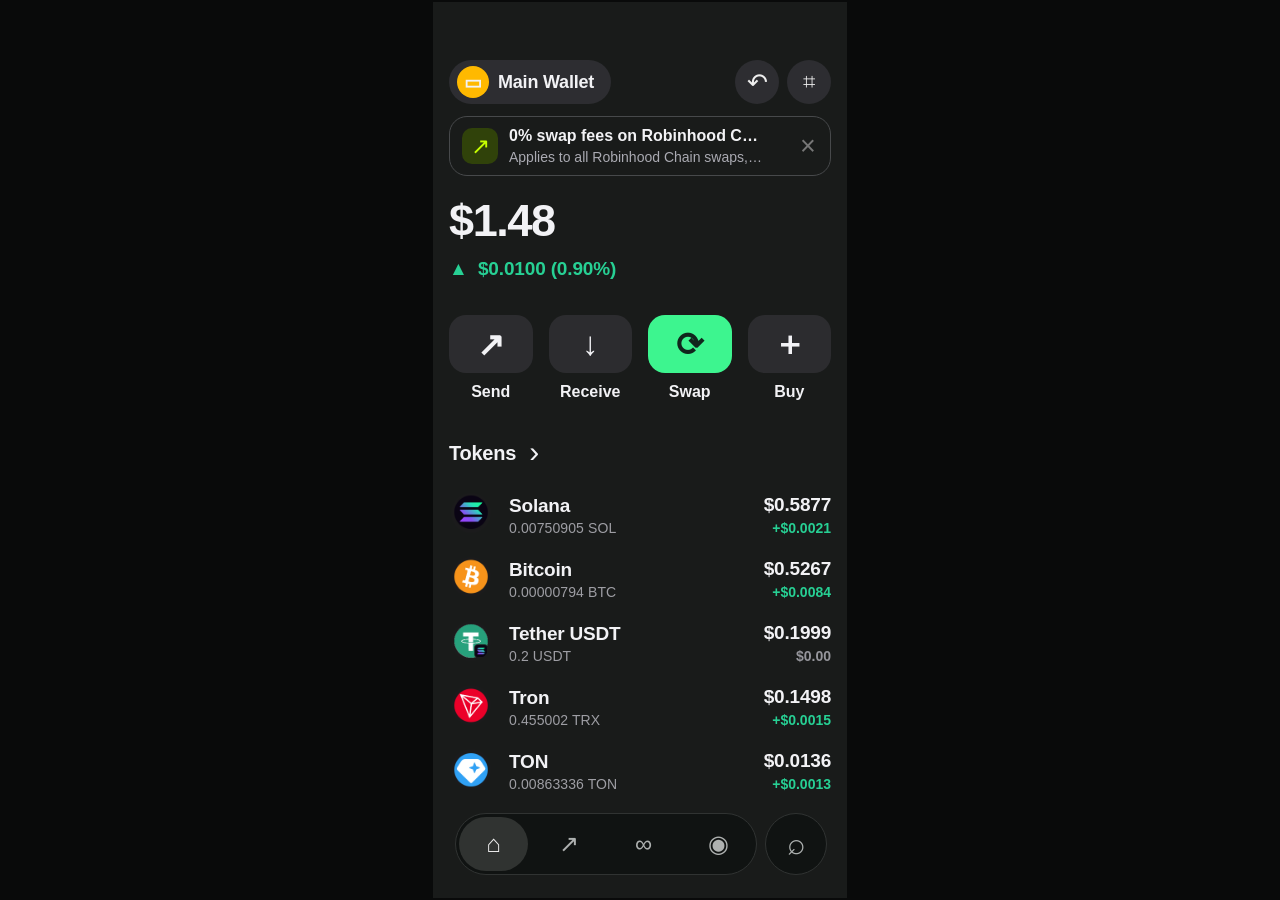
<file: index.html.html>
<!doctype html>
<html lang="en">
<head>
  <meta charset="utf-8">
  <meta name="viewport" content="width=device-width,initial-scale=1,viewport-fit=cover,user-scalable=no">
  <meta name="theme-color" content="#191b1a">
  <meta name="apple-mobile-web-app-capable" content="yes">
  <meta name="apple-mobile-web-app-status-bar-style" content="black-translucent">
  <meta name="application-name" content="Trust">
  <meta name="apple-mobile-web-app-title" content="Trust">
  <link rel="apple-touch-icon" sizes="180x180" href="./apple-touch-icon.png">
  <link rel="icon" type="image/png" sizes="180x180" href="./apple-touch-icon.png">
  <title>Main Wallet</title>

  <style>
:root{color-scheme:dark;--bg:#191b1a;--card:#2b2b2e;--text:#f2f2f5;--muted:#9b9ba1;--green:#27d094;--bright:#39f58c}
*{box-sizing:border-box;-webkit-tap-highlight-color:transparent}html,body{margin:0;min-height:100%;background:#090a0a;overflow:hidden}body{font-family:-apple-system,BlinkMacSystemFont,"SF Pro Display","Segoe UI",sans-serif;display:grid;place-items:center;color:var(--text)}button,input{font:inherit}.stage{width:100vw;height:100dvh;display:grid;place-items:center;overflow:hidden}.phone{position:relative;width:min(100vw,414px);height:min(100dvh,896px);background:var(--bg);overflow:hidden;padding:58px 16px 90px}.topbar{display:grid;grid-template-columns:1fr 44px 44px;gap:8px;align-items:center}.wallet-pill{height:44px;justify-self:start;border:0;border-radius:25px;background:#2d2d31;color:var(--text);display:flex;align-items:center;gap:9px;padding:0 17px 0 8px;font-weight:600;font-size:18px;letter-spacing:-.2px}.wallet-icon{width:32px;height:32px;border-radius:50%;background:#ffb900;display:grid;place-items:center;font-size:19px}.round{height:44px;border:0;border-radius:50%;background:#2d2d31;color:#eee;font-size:25px}.scan{font-size:22px}.promo{height:60px;margin-top:12px;border:1px solid #47494b;border-radius:18px;display:grid;grid-template-columns:38px 1fr 24px;gap:9px;align-items:center;padding:8px 12px}.promo-logo{width:36px;height:36px;border-radius:10px;background:#30420a;color:#c6ff00;display:grid;place-items:center;font-size:23px}.promo div{min-width:0}.promo b,.promo small{display:block;overflow:hidden;white-space:nowrap;text-overflow:ellipsis}.promo b{font-size:16px}.promo small{font-size:14px;color:#aaaab2;margin-top:4px}.promo button{border:0;background:transparent;color:#777;font-size:27px}.balance{padding:22px 0 0}.balance h1{font-size:45px;line-height:1;margin:0;font-weight:600;letter-spacing:-1.4px}.gain{color:var(--green);font-size:19px;font-weight:600;margin-top:15px;letter-spacing:-.15px}.actions{display:grid;grid-template-columns:repeat(4,1fr);gap:16px;margin-top:35px}.actions button{border:0;background:transparent;color:var(--text);font-weight:600;font-size:16px;padding:0}.actions button span{height:58px;border-radius:17px;background:#2c2c2f;display:grid;place-items:center;font-size:33px;margin-bottom:10px}.actions .swap span{background:#3df58f;color:#11261d}.section-title{font-size:20px;font-weight:600;margin-top:34px;margin-bottom:14px;letter-spacing:-.25px}.section-title span{font-size:30px;font-weight:400;vertical-align:-2px;margin-left:8px}.token-list{height:calc(100% - 420px);overflow:auto;scrollbar-width:none;padding-bottom:110px}.token-list::-webkit-scrollbar{display:none}.token{height:64px;display:grid;grid-template-columns:48px 1fr auto;align-items:center;gap:4px}.token-logo{width:40px;height:40px;border-radius:50%;object-fit:cover;cursor:pointer}.token-main{min-width:0;padding-left:8px}.token-name{font-size:19px;font-weight:600;white-space:nowrap;overflow:hidden;text-overflow:ellipsis;letter-spacing:-.2px}.token-amount{font-size:14px;color:#9e9ea4;font-weight:500;margin-top:3px;letter-spacing:.1px}.token-values{text-align:right}.token-usd{font-size:19px;font-weight:600;letter-spacing:-.2px}.token-change{font-size:14px;color:var(--green);font-weight:600;margin-top:4px}.token-change.zero{color:#96969c}.token-change.negative{color:#ff5c65}.bottom-nav{position:absolute;z-index:5;left:22px;right:90px;bottom:23px;height:62px;border:1px solid #303332;background:#101312;border-radius:33px;display:grid;grid-template-columns:repeat(4,1fr);align-items:center}.bottom-nav button{border:0;background:transparent;color:#aeb1b0;font-size:24px}.bottom-nav .active{height:54px;margin:3px;border-radius:28px;background:#303331;color:#eee}.search{position:absolute;z-index:5;right:20px;bottom:23px;width:62px;height:62px;border:1px solid #303332;background:#101312;border-radius:50%;color:#adb1b0;font-size:31px}.home-indicator{display:none}.modal-backdrop{position:fixed;inset:0;z-index:20;background:rgba(0,0,0,.67);display:grid;place-items:end center}.modal-backdrop[hidden]{display:none}.modal{position:relative;width:min(100%,414px);background:#292a2c;border-radius:28px 28px 0 0;padding:24px 22px calc(24px + env(safe-area-inset-bottom));text-align:center}.modal>img{width:64px;height:64px;border-radius:50%;object-fit:cover}.modal h2{margin:12px 0 18px;font-size:24px}.modal-close{position:absolute;right:17px;top:14px;border:0;background:#3b3c3e;color:#ddd;width:34px;height:34px;border-radius:50%;font-size:25px}.tabs{display:grid;grid-template-columns:1fr 1fr;background:#1b1c1d;border-radius:12px;padding:4px;margin-bottom:18px}.tabs button{border:0;border-radius:9px;padding:10px 5px;background:transparent;color:#aaa;font-weight:700}.tabs .selected{background:#424346;color:#fff}.modal label{display:block;text-align:left;color:#b5b5ba;font-weight:650;margin-bottom:8px}.modal input{width:100%;border:1px solid #55565b;border-radius:14px;background:#1d1e20;color:#fff;font-size:28px;padding:14px 16px;outline:none}.modal input:focus{border-color:#42f690}.modal p{min-height:24px;color:#a4a4aa;font-size:17px}.save{width:100%;border:0;border-radius:15px;background:#42f690;color:#102519;font-size:18px;font-weight:700;padding:15px}@media(max-height:760px){.promo{display:none}.balance{padding-top:14px}.actions{margin-top:24px}.section-title{margin-top:24px}.token-list{height:calc(100% - 342px)}}

  </style>
</head>
<body>
<main class="stage">
  <section class="phone" aria-label="Main Wallet">
    <div class="topbar">
      <button class="wallet-pill" type="button"><span class="wallet-icon">▭</span><span>Main Wallet</span></button>
      <button class="round" type="button">↶</button><button class="round scan" type="button">⌗</button>
    </div>
    <div class="promo"><span class="promo-logo">↗</span><div><b>0% swap fees on Robinhood C…</b><small>Applies to all Robinhood Chain swaps,…</small></div><button id="closePromo">×</button></div>

    <section class="balance"><h1 id="totalBalance">$1.48</h1><div class="gain">▲ &nbsp;$0.0100 (0.90%)</div></section>
    <div class="actions"><button><span>↗</span>Send</button><button><span>↓</span>Receive</button><button class="swap"><span>⟳</span>Swap</button><button><span>＋</span>Buy</button></div>

    <div class="section-title">Tokens <span>›</span></div>
    <section id="tokenList" class="token-list" aria-live="polite"></section>

    <nav class="bottom-nav"><button class="active">⌂</button><button>↗</button><button>∞</button><button>◉</button></nav><button class="search">⌕</button>
  </section>
</main>

<div class="modal-backdrop" id="editor" hidden>
  <section class="modal" role="dialog" aria-modal="true" aria-labelledby="editorTitle">
    <button class="modal-close" id="cancelEdit" aria-label="Close">×</button>
    <img id="editorLogo" alt="">
    <h2 id="editorTitle">Edit Solana</h2>
    <div class="tabs"><button id="coinMode" class="selected" type="button">Crypto amount</button><button id="usdMode" type="button">USD value</button></div>
    <label id="amountLabel" for="amountInput">SOL amount</label>
    <input id="amountInput" type="number" inputmode="decimal" min="0" step="any" placeholder="0">
    <p id="conversionPreview">≈ $0.00</p>
    <button class="save" id="saveEdit" type="button">Save</button>
  </section>
</div>

<script>
const fallbackPrices={solana:78.266,bitcoin:66335,tether:0.9995,tron:0.32923,the_open_network:1.575,dai:0.9657,ethereum:2035.71};
const coins=[
{id:'solana',name:'Solana',symbol:'SOL',amount:.00750905,logo:'[data-uri]',change:'+$0.0021'},
{id:'bitcoin',name:'Bitcoin',symbol:'BTC',amount:.00000794,logo:'[data-uri]',change:'+$0.0084'},
{id:'tether',key:'usdt-sol',name:'Tether USDT',symbol:'USDT',amount:.2,logo:'[data-uri]',change:'$0.00'},
{id:'tron',name:'Tron',symbol:'TRX',amount:.455002,logo:'[data-uri]',change:'+$0.0015'},
{id:'the_open_network',key:'ton',name:'TON',symbol:'TON',amount:.00863336,logo:'[data-uri]',change:'+$0.0013'},

{id:'dai',name:'Dai',symbol:'DAI',amount:.00113938,logo:'[data-uri]',change:'+$0.0₅1139'},
{id:'ethereum',key:'ethereum-arb',name:'Ethereum',symbol:'ETH',amount:.00000014,logo:'[data-uri]',change:'+$0.0₅2902'},
{id:'ethereum',key:'ethereum',name:'Ethereum',symbol:'ETH',amount:0,logo:'[data-uri]',change:'$0.00'},
{id:'tether',key:'usdt-eth',name:'Tether USD',symbol:'USDT',amount:0,logo:'[data-uri]',change:'$0.00'}
];
let prices={...fallbackPrices},changes24h={},active=null,mode='coin';
const saved=JSON.parse(localStorage.getItem('walletAmounts')||'{}');coins.forEach((c,i)=>{c.uid=c.key||`${c.id}-${i}`;if(saved[c.uid]!==undefined)c.amount=Number(saved[c.uid])});
const list=document.getElementById('tokenList'),totalEl=document.getElementById('totalBalance'),editor=document.getElementById('editor'),input=document.getElementById('amountInput');
const usd=n=>n<.000001?'$0.00':n<.001?'$'+n.toFixed(6).replace(/0+$/,''):n<1?'$'+n.toFixed(4):'$'+n.toLocaleString('en-US',{minimumFractionDigits:2,maximumFractionDigits:2});
const crypto=n=>n===0?'0':n>=1?n.toLocaleString('en-US',{maximumFractionDigits:8}):n.toFixed(8).replace(/0+$/,'').replace(/\.$/,'');
function value(c){return c.amount*(prices[c.id]||0)}
function changeValue(c){
  const percentage=changes24h[c.id];
  if(!Number.isFinite(percentage))return null;
  return value(c)*(percentage/100);
}
function formatChange(c){
  const amount=changeValue(c);
  if(amount===null)return c.change||'$0.00';
  if(Math.abs(amount)<0.0000005)return '$0.00';
  return (amount>0?'+':'-')+usd(Math.abs(amount));
}
function render(){coins.sort((a,b)=>value(b)-value(a));list.innerHTML='';coins.forEach(c=>{const displayedChange=formatChange(c);const amountChange=changeValue(c);const changeClass=displayedChange==='$0.00'?'zero':amountChange<0?'negative':'';const row=document.createElement('article');row.className='token';row.innerHTML=`<button class="logo-button" aria-label="Edit ${c.name}"><img class="token-logo" src="${c.logo}" alt="${c.name} logo"></button><div class="token-main"><div class="token-name">${c.name}</div><div class="token-amount">${crypto(c.amount)} ${c.symbol}</div></div><div class="token-values"><div class="token-usd">${usd(value(c))}</div><div class="token-change ${changeClass}">${displayedChange}</div></div>`;row.querySelector('button').style.cssText='border:0;background:transparent;padding:0;width:44px;height:44px';row.querySelector('button').addEventListener('click',()=>openEditor(c));list.appendChild(row)});const total=coins.reduce((s,c)=>s+value(c),0);totalEl.textContent=usd(total)}
function openEditor(c){active=c;mode='coin';document.getElementById('editorLogo').src=c.logo;document.getElementById('editorTitle').textContent=`Edit ${c.name}`;input.value=crypto(c.amount);updateMode();editor.hidden=false;setTimeout(()=>input.focus(),80)}
function updateMode(){document.getElementById('coinMode').classList.toggle('selected',mode==='coin');document.getElementById('usdMode').classList.toggle('selected',mode==='usd');document.getElementById('amountLabel').textContent=mode==='coin'?`${active.symbol} amount`:'USD value';input.value=mode==='coin'?crypto(active.amount):value(active).toFixed(2);preview()}
function preview(){if(!active)return;const n=Math.max(0,Number(input.value)||0);document.getElementById('conversionPreview').textContent=mode==='coin'?`≈ ${usd(n*prices[active.id])}`:`≈ ${crypto(n/prices[active.id])} ${active.symbol}`}
function close(){editor.hidden=true;active=null}
document.getElementById('coinMode').addEventListener('click',()=>{mode='coin';updateMode()});document.getElementById('usdMode').addEventListener('click',()=>{mode='usd';updateMode()});input.addEventListener('input',preview);document.getElementById('cancelEdit').addEventListener('click',close);editor.addEventListener('click',e=>{if(e.target===editor)close()});document.getElementById('saveEdit').addEventListener('click',()=>{const n=Math.max(0,Number(input.value)||0);active.amount=mode==='coin'?n:n/prices[active.id];localStorage.setItem('walletAmounts',JSON.stringify(Object.fromEntries(coins.map(c=>[c.uid,c.amount]))));close();render()});input.addEventListener('keydown',e=>{if(e.key==='Enter')document.getElementById('saveEdit').click()});document.getElementById('closePromo').addEventListener('click',e=>e.currentTarget.closest('.promo').remove());
async function refreshPrices(){try{const ids=[...new Set(coins.map(c=>c.id))].join(',');const r=await fetch(`https://api.coingecko.com/api/v3/simple/price?ids=${ids}&vs_currencies=usd&include_24hr_change=true`,{cache:'no-store'});if(!r.ok)throw Error();const d=await r.json();for(const id of Object.keys(d)){if(Number.isFinite(d[id]?.usd))prices[id]=d[id].usd;if(Number.isFinite(d[id]?.usd_24h_change))changes24h[id]=d[id].usd_24h_change;}render()}catch{render()}}
render();refreshPrices();setInterval(refreshPrices,60000);

</script>
</body>
</html>
</file>
